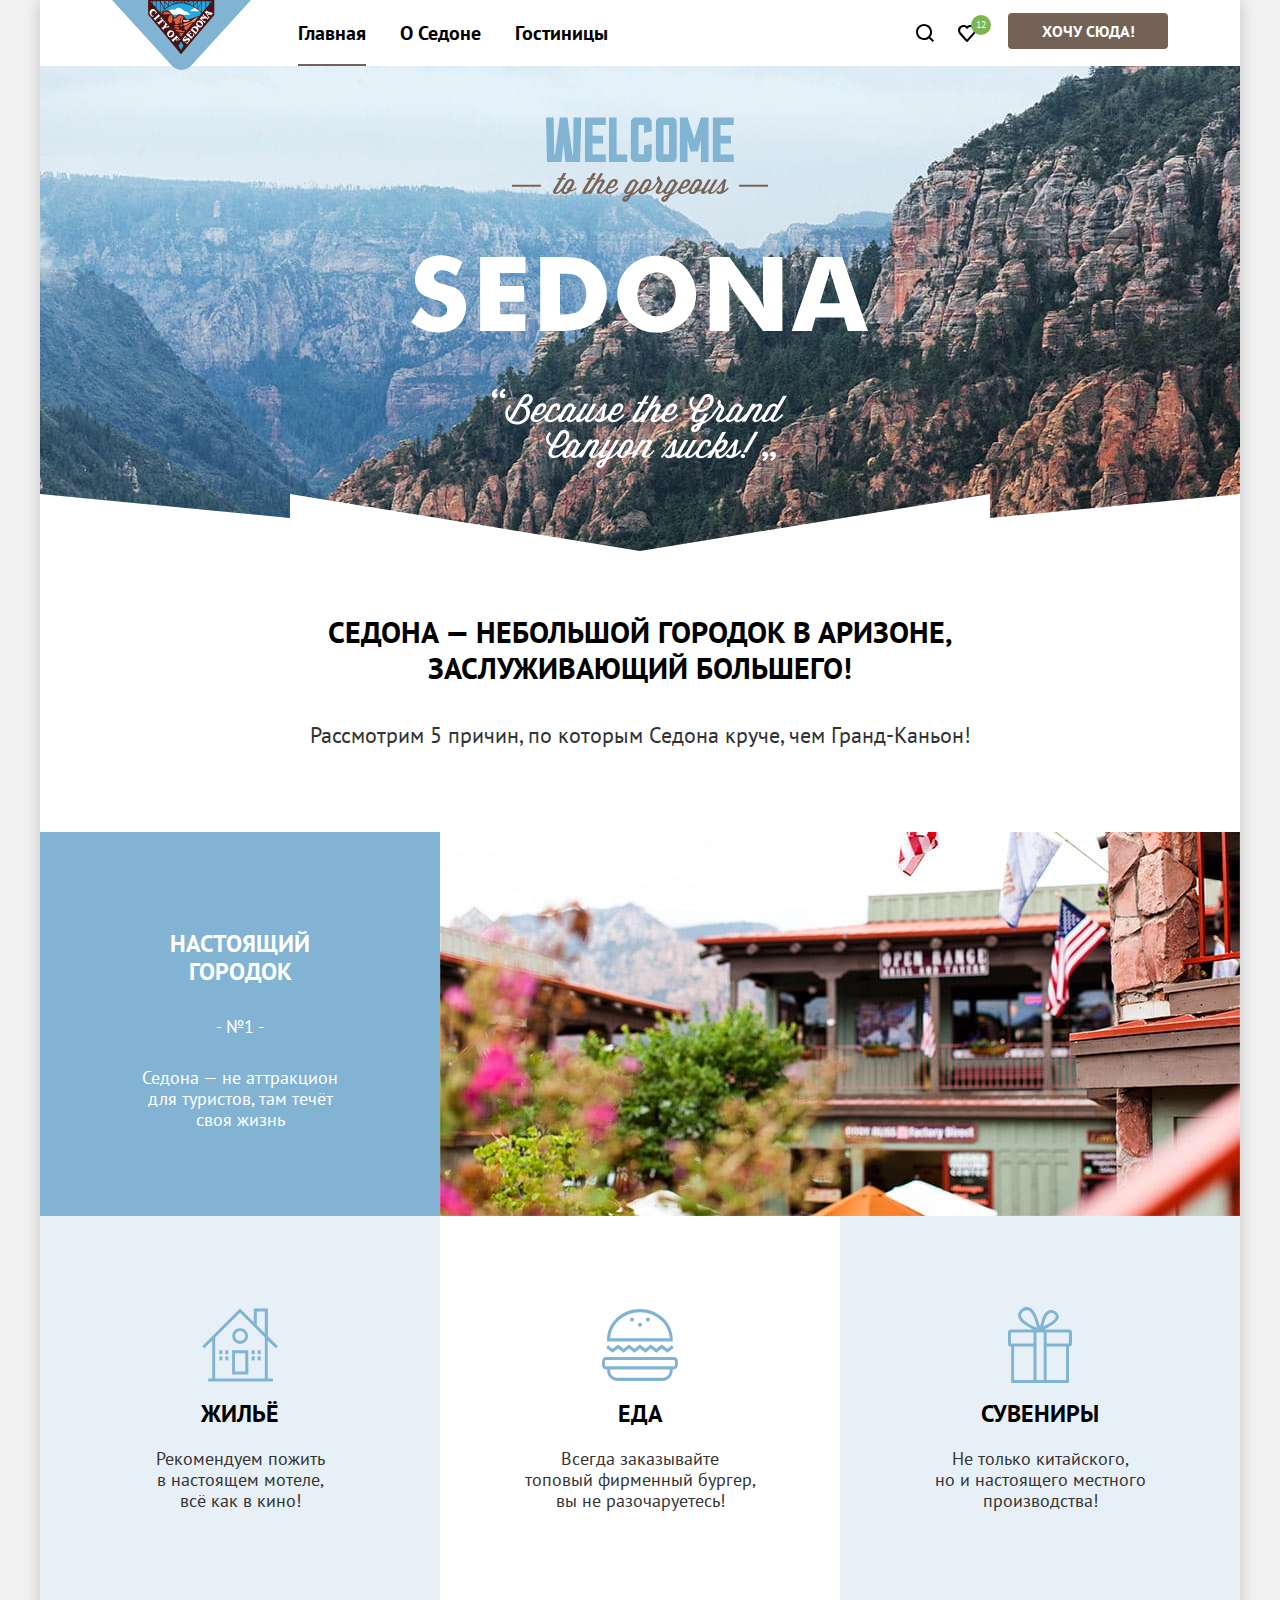
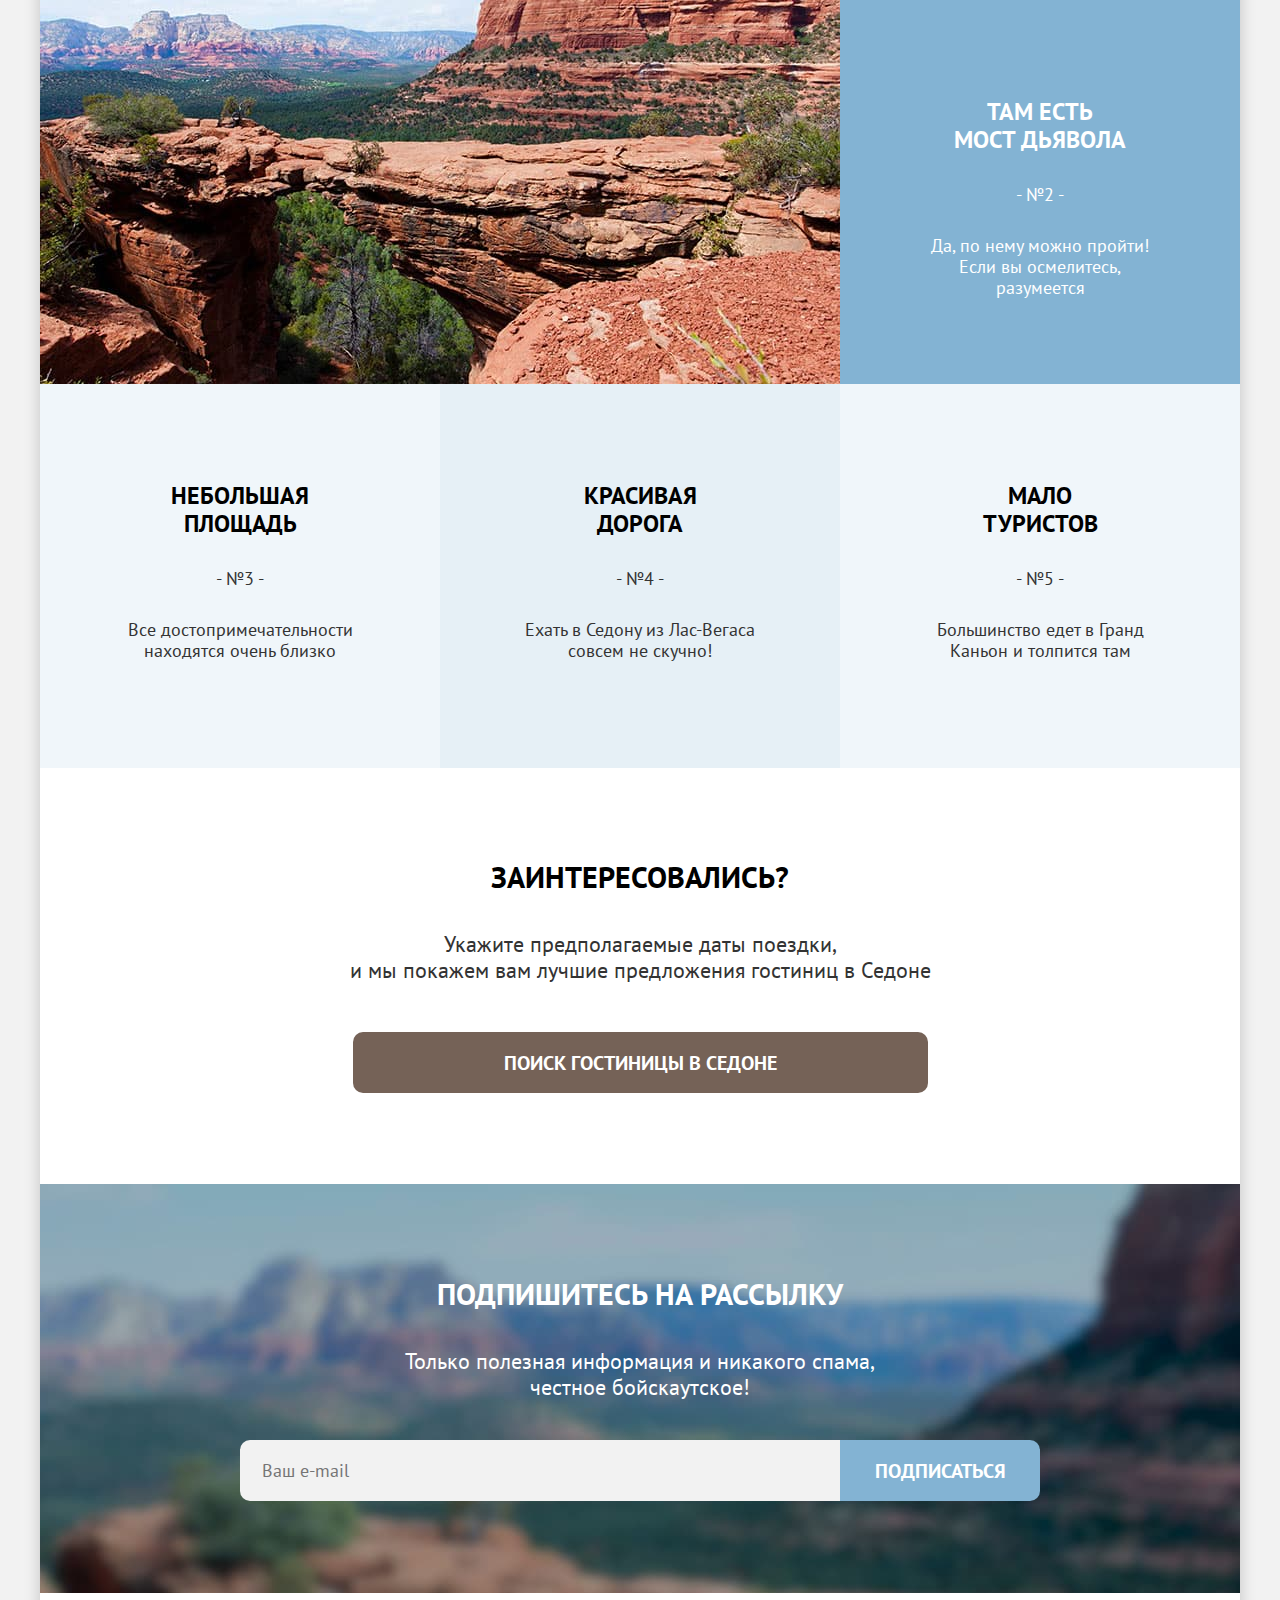
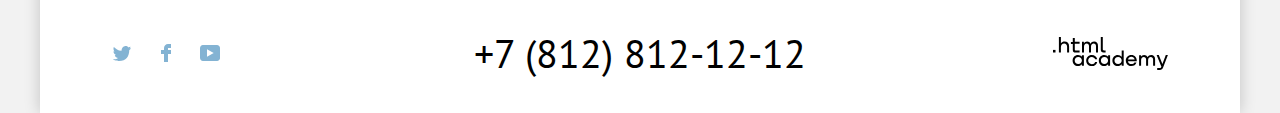
<file: index.html>
<!DOCTYPE html>
<html class="page" lang="ru">

<head>
  <meta charset="utf-8">
  <title>Седона — небольшой городок в Аризоне</title>
  <link rel="icon" type="image/png" sizes="32x32" href="favicon.ico">
  <link rel="stylesheet" href="css/styles.css">
</head>

<body>
  <header class="page-header">
    <nav class="page-navigation">
      <a class="logo">
        <img src="img/logo.svg" width="139" height="70" alt="Sedona">
      </a>

      <ul class="site-navigation">
        <li class="site-navigation-item site-menu-item-active">
          <a class="navigation-link" href="#">Главная</a>
        </li>
        <li class="site-navigation-item">
          <a class="navigation-link" href="#">О Седоне</a>
        </li>
        <li class="site-navigation-item">
          <a class="navigation-link" href="catalog.html">Гостиницы</a>
        </li>
      </ul>

      <ul class="user-navigation">
        <li class="user-navigation-item">
          <a class="icon-button" href="#">
            <span class="visually-hidden">Поиск</span>
            <svg width="19" height="19" viewBox="0 0 19 19" aria-hidden="true">
              <path d="M18.0511 16.6L14.3406 12.9C15.3434 11.6 16.0454 9.9 16.0454 8C16.0454 3.6 12.4352 0 8.02271 0C3.61022 0 0 3.7 0 8.1C0 12.5 3.61022 16.1 8.02271 16.1C9.82781 16.1 11.5326 15.5 12.9366 14.4L16.6471 18.1L18.0511 16.6ZM8.02271 14.1C4.71334 14.1 2.00568 11.4 2.00568 8.1C2.00568 4.8 4.71334 2.1 8.02271 2.1C11.3321 2.1 14.0397 4.8 14.0397 8.1C14.0397 11.4 11.3321 14.1 8.02271 14.1Z" />
            </svg>
          </a>
        </li>
        <li class="user-navigation-item">
          <a class="icon-button" href="#">
            <span class="visually-hidden">Избранное</span>
            <span class="icon-button-counter">12</span>
            <svg width="19" height="17" viewBox="0 0 19 17" aria-hidden="true">
              <path d="M8.92526 17C8.62441 17 8.32356 16.9 8.12299 16.6C2.70766 10.5 1.40397 9.1 1.10312 8.7C0.401135 7.8 0 6.6 0 5.4C0 2.4 2.40681 0 5.51561 0C6.8193 0 8.02271 0.5 9.02554 1.3C10.0284 0.5 11.3321 0 12.5355 0C15.544 0 18.0511 2.4 18.0511 5.4C18.0511 6.7 17.5497 7.9 16.7474 8.8L9.72753 16.7C9.52696 16.9 9.3264 17 8.92526 17ZM2.90823 7.5C3.20908 7.9 6.41816 11.5 9.02554 14.4L15.2431 7.4C15.7446 6.9 15.9451 6.2 15.9451 5.4C15.9451 3.6 14.4409 2.1 12.6358 2.1C11.6329 2.1 10.6301 2.6 9.9281 3.4C9.62725 3.7 9.3264 3.8 9.02554 3.8C8.72469 3.8 8.42384 3.6 8.22327 3.4C7.52129 2.6 6.51845 2.1 5.51561 2.1C3.7105 2.1 2.20624 3.6 2.20624 5.4C2.10596 6.3 2.5071 7 2.90823 7.5C2.80795 7.5 2.80795 7.5 2.90823 7.5Z" />
            </svg>
          </a>
        </li>
        <li class="user-navigation-item">
          <a class="button additional-menu-button" href="#">Хочу сюда!</a>
        </li>
      </ul>
    </nav>
  </header>

  <main class="page-main">

    <section class="main-promo">
      <h1 class="visually-hidden">Туристический город Седона</h1>
    </section>

    <section class="advantages">

      <header class="advantages-header">
        <h2 class="visually-hidden">Преимущества Седоны</h2>
        <p class="section-title">Седона — небольшой городок в Аризоне, заслуживающий большего!</p>
        <p class="section-description">Рассмотрим 5 причин, по которым Седона круче, чем Гранд-Каньон!</p>
      </header>

      <ol class="advantages-list">
        <li class="advantages-item advantages-item-large">
          <div class="advantages-description">
            <h3 class="advantages-title">Настоящий<br>городок</h3>
            <p class="advantages-text">Седона — не аттракцион<br>для туристов, там течёт<br>своя жизнь</p>
          </div>
          <img class="advantage-img" src="img/content/real-city.jpg" width="800" height="384" alt="Фото города Седона с заведенями">

          <ul class="advantages-list-inner">
            <li class="advantages-item-inner advantages-item-inner-house">
              <h4 class="advantages-title">Жильё</h4>
              <p class="advantages-text">Рекомендуем пожить<br>в настоящем мотеле,<br>всё как в кино!</p>
            </li>
            <li class="advantages-item-inner advantages-item-inner-food">
              <h4 class="advantages-title">Еда</h4>
              <p class="advantages-text">Всегда заказывайте<br>топовый фирменный бургер,<br>вы не разочаруетесь!</p>
            </li>
            <li class="advantages-item-inner advantages-item-inner-present">
              <h4 class="advantages-title">Сувениры</h4>
              <p class="advantages-text">Не только китайского,<br>но и настоящего местного<br>производства!</p>
            </li>
          </ul>
        </li>

        <li class="advantages-item advantages-item-large">
          <div class="advantages-description">
            <h3 class="advantages-title">Там есть<br>мост дьявола</h3>
            <p class="advantages-text">Да, по нему можно пройти!<br>Если вы осмелитесь,<br>разумеется</p>
          </div>
          <img class="advantage-img" src="img/content/devil-bridge.jpg" width="800" height="384" alt="Фото Моста дьявола: природного каменного моста между скалами">
        </li>

        <li class="advantages-item">
          <div class="advantages-description">
            <h3 class="advantages-title">Небольшая<br>площадь</h3>
            <p class="advantages-text">Все достопримечательности<br>находятся очень близко</p>
          </div>
        </li>

        <li class="advantages-item">
          <div class="advantages-description">
            <h3 class="advantages-title">Красивая<br>дорога</h3>
            <p class="advantages-text">Ехать в Седону из Лас-Вегаса<br>совсем не скучно!</p>
          </div>
        </li>

        <li class="advantages-item">
          <div class="advantages-description">
            <h3 class="advantages-title">Мало<br>туристов</h3>
            <p class="advantages-text">Большинство едет в Гранд<br>Каньон и толпится там</p>
          </div>
        </li>
      </ol>
    </section>

    <section class="search-hotel">
      <h2 class="visually-hidden">Поиск гостиниц</h2>

      <p class="section-title">Заинтересовались?</p>
      <p class="section-description">Укажите предполагаемые даты поездки,<br>и мы покажем вам лучшие предложения
        гостиниц в Седоне</p>

      <a class="button button-large search-button" href="#">Поиск гостиницы в Седоне</a>
    </section>

    <section class="subscribe subscribe-primary">
      <h2 class="section-title">Подпишитесь на рассылку</h2>
      <p class="section-description">Только полезная информация и никакого спама,<br>честное бойскаутское!</p>

      <form class="subscribe-form" action="https://echo.htmlacademy.ru/" method="post">
        <label class="subscribe-field field">
          <span class="visually-hidden">Ваш e-mail</span>
          <input class="field-input" type="email" name="email" placeholder="Ваш e-mail">
        </label>
        <button class="button light-button button-large subscribe-button" type="submit">Подписаться</button>
      </form>
    </section>
  </main>

  <footer class="page-footer">
      <ul class="footer-social-list">
        <li class="footer-social-item">
          <a class="social-link" href="https://twitter.com/htmlacademy_ru">
            <span class="visually-hidden">Twitter</span>
            <svg width="18" height="15" viewBox="0 0 18 15" aria-hidden="true">
              <path d="M11.6 0.200056C13.4 -0.299944 14.8 0.500056 15.4 1.40006C16.1 1.20006 16.8 0.900056 17.5 0.700056C17.5 1.60006 16.9 2.20006 16.6 2.50006C17.3 2.60006 18 1.90006 18 1.90006C17.8 2.90006 16.9 3.70006 16.3 3.90006C16.1 10.7001 13 15.1001 5.7 15.0001C5.1 15.0001 5.8 15.0001 5.2 15.0001C4.8 15.0001 0.8 14.5001 0 13.1001C2.4 13.3001 4.1 12.7001 5 11.9001C4 11.6001 2.1 11.5001 1.8 9.00006C2.2 9.10006 2.4 9.20006 3.1 9.10006C1.8 8.30006 0.4 7.50006 0.5 5.30006C0.8 5.60006 1.6 5.80006 1.9 5.80006C1.1 5.60006 -0.2 2.50006 0.9 0.900056C2.8 2.80006 4.9 4.50006 8.5 4.70006C8.7 2.30006 9.7 0.800056 11.6 0.200056Z" />
            </svg>
          </a>
        </li>
        <li class="footer-social-item">
          <a class="social-link" href="https://www.facebook.com/htmlacademy">
            <span class="visually-hidden">Facebook</span>
            <svg width="10" height="18" viewBox="0 0 10 18" aria-hidden="true">
              <path d="M7 0C4.8 0 3 1.8 3 4V6H0V10H3V18H7V10H10V6H7V4H10V0H7Z" />
            </svg>
          </a>
        </li>
        <li class="footer-social-item">
          <a class="social-link" href="https://www.youtube.com/c/HTMLAcademyRUS">
            <span class="visually-hidden">YouTube</span>
            <svg width="20" height="16" viewBox="0 0 20 16" aria-hidden="true">
              <path d="M17 0H2.9C1.2 0 0 1.5 0 3.2V12.7C0 14.5 1.2 16 2.9 16H17.2C18.7 16 20.1 14.5 20.1 12.8V3.2C19.9 1.5 18.7 0 17 0ZM7 11.8V4.2L13.7 8L7 11.8Z" />
            </svg>
          </a>
        </li>
      </ul>

      <a class="footer-phone" href="tel:+78128121212">+7 (812) 812-12-12</a>

      <a class="footer-developer" href="https://htmlacademy.ru/">
        <span class="visually-hidden">Разработано HTML Academy</span>
        <svg class="footer-developer-img" width="115" height="33" viewBox="0 0 115 33" aria-hidden="true">
          <path d="M0 12.9V15.5H2.5V12.9H0Z" />
          <path d="M11.6 4.5C10 4.5 8.8 5.2 8 6.2H7.9V0H5.9V15.5H7.9V10.2C7.9 8.1 9.2 6.6 11.2 6.6C13 6.6 14.1 8 14.1 9.8V15.5H16.1V9.4C16.2 6.4 14.3 4.5 11.6 4.5Z" />
          <path d="M26.6 4.8H21.8V1.1H19.8V4.9H17.9V6.9H19.8V12.9C19.8 14.6 20.8 15.6 22.5 15.6H26.6V13.6H22.9C22.2 13.6 21.8 13.2 21.8 12.5V6.8H26.6V4.8Z" />
          <path d="M41.1 4.6C39.5 4.6 38.2 5.4 37.6 6.7H37.5C36.9 5.5 35.7 4.6 34.1 4.6C32.7 4.6 31.6 5.4 31 6.4H30.9V4.8H29V15.4H31V10C31 8 32 6.5 33.6 6.5C35.1 6.5 36 7.5 36 9.1V15.4H38V9.8C38 7.4 39.4 6.5 40.6 6.5C42.1 6.5 43 7.5 43 9.1V15.4H45V8.9C45.1 6.4 43.6 4.6 41.1 4.6Z" />
          <path d="M47.8 12.7C47.8 14.4 48.8 15.4 50.6 15.4H52.6V13.4H50.9C50.2 13.4 49.8 13 49.8 12.3V0H47.8V12.7Z" />
          <path d="M28.9 19.7C28 18.6 26.7 17.9 25 17.9C21.9 17.9 19.6 20.2 19.6 23.5C19.6 26.8 21.9 29.1 25 29.1C26.8 29.1 28 28.3 28.8 27.2H28.9V28.8H30.9V18.2H28.9V19.7ZM25.3 27.1C23.1 27.1 21.7 25.5 21.7 23.5C21.7 21.5 23.1 19.9 25.3 19.9C27.5 19.9 28.9 21.5 28.9 23.5C28.9 25.4 27.5 27.1 25.3 27.1Z" />
          <path d="M44.2 22C43.7 19.6 41.6 17.9 38.8 17.9C35.4 17.9 33.2 20.4 33.2 23.5C33.2 26.6 35.4 29.1 38.8 29.1C41.6 29.1 43.7 27.3 44.2 24.9H42.1C41.7 26.2 40.4 27.2 38.8 27.2C36.6 27.2 35.2 25.6 35.2 23.6C35.2 21.6 36.6 20 38.8 20C40.4 20 41.6 21 42.1 22.2H44.2V22Z" />
          <path d="M55.1 19.7C54.2 18.6 52.9 17.9 51.2 17.9C48.1 17.9 45.8 20.2 45.8 23.5C45.8 26.8 48.1 29.1 51.2 29.1C53 29.1 54.2 28.3 55 27.2H55.1V28.8H57.1V18.2H55.1V19.7ZM51.5 27.1C49.3 27.1 47.9 25.5 47.9 23.5C47.9 21.5 49.3 19.9 51.5 19.9C53.7 19.9 55.1 21.5 55.1 23.5C55.1 25.4 53.6 27.1 51.5 27.1Z" />
          <path d="M68.7 19.8C67.8 18.7 66.5 17.9 64.8 17.9C61.7 17.9 59.4 20.2 59.4 23.5C59.4 26.8 61.6 29.1 64.8 29.1C66.5 29.1 67.8 28.3 68.6 27.3H68.7V28.8H70.7V13.4H68.7V19.8ZM65.1 27.1C62.9 27.1 61.5 25.5 61.5 23.5C61.5 21.5 62.9 19.9 65.1 19.9C67.3 19.9 68.7 21.5 68.7 23.5C68.6 25.5 67.2 27.1 65.1 27.1Z" />
          <path d="M78.3 17.9C75 17.9 72.8 20.4 72.8 23.5C72.8 26.5 74.9 29.1 78.3 29.1C80.8 29.1 82.8 27.8 83.5 25.5H81.4C80.9 26.5 79.8 27.1 78.4 27.1C76.5 27.1 75.1 25.8 75 24.2H83.8C84 20.6 81.8 17.9 78.3 17.9ZM78.3 19.8C80 19.8 81.3 20.8 81.6 22.4H75.1C75.4 20.9 76.6 19.8 78.3 19.8Z" />
          <path d="M98.2 17.9C96.6 17.9 95.3 18.7 94.6 19.9H94.5C93.9 18.7 92.7 17.9 91.1 17.9C89.7 17.9 88.6 18.6 88 19.7V18.2H86.1V28.8H88.1V23.4C88.1 21.4 89.1 20 90.7 19.9C92.2 19.9 93.1 20.9 93.1 22.5V28.8H95.1V23.2C95.1 20.8 96.5 19.9 97.7 19.9C99.2 19.9 100.1 20.9 100.1 22.5V28.8H102.1V22.3C102.2 19.7 100.7 17.9 98.2 17.9Z" />
          <path d="M109.4 27L105.8 18.1H103.6L108.4 29.7C108.1 30.6 107.7 30.9 106.7 30.9H104.2V32.9H106.7C108.5 32.9 109.5 32.1 110.2 30.3L114.9 18.1H112.8L109.4 27Z" />
        </svg>
      </a>
  </footer>
  <div class="modal modal-close">
    <div class="modal-container">
      <h2 class="modal-title">Поиск гостиницы в Седоне</h2>
      <button class="modal-close-button" type="button">
        <span class="visually-hidden">Закрыть</span>
      </button>
      <form class="search-form" action="https://echo.htmlacademy.ru/" method="post">

        <div class="search-form-date field-group">
          <label class="field-title" for="search-date-checkin">Дата заезда:</label>
          <input class="field-input" type="text" id="search-date-checkin" name="search-date-checkin" placeholder="Укажите дату" value="27 апреля 2020">
          <div class="field-message">
						<span class="form-message form-message-error">Мы не можем отправить вас в прошлое.</span>
					</div>
        </div>

        <div class="search-form-date field-group">
          <label class="field-title" for="search-date-checkout">Дата заезда:</label>
          <input class="field-input" type="text" id="search-date-checkout" name="search-date-checkout" placeholder="Укажите дату" value="1 сентября 2021">
					<div class="field-message">
						<span class="form-message">На эти даты есть свободные номера. Пока есть.</span>
					</div>
        </div>

        <div class="search-form-amount field-group">
          <label class="field-title" for="adults">Взрослые:</label>
          <div class="field-number number">
            <button class="number-button number-button-minus" type="button">
              <span class="visually-hidden">Уменьшить количество</span>
            </button>

            <input class="number-input field-input" type="number" name="adults-amount" id="adults" placeholder="0" value="2" min="1" step="1">

            <button class="number-button number-button-plus" type="button">
              <span class="visually-hidden">Увеличить количество</span>
            </button>
          </div>
        </div>

        <div class="search-form-amount field-group">
          <span class="field-title field-title-info">
            <label for="children">Дети:</label>
            <span class="field-info" id="children-info">
              <span class="field-info-text">
                Укажите количество детей, которые будут с вами, возраст которых от 6 до 18 лет. Дети до 6 лет размещаются бесплатно.
              </span>
            </span>
          </span>
          <div class="field-number number">
            <button class="number-button number-button-minus" type="button">
              <span class="visually-hidden">Уменьшить количество</span>
            </button>

            <input class="number-input field-input" type="number" name="children-amount" id="children" aria-describedby="children-info" placeholder="0" value="1" min="0" step="1">

            <button class="number-button number-button-plus" type="button">
              <span class="visually-hidden">Увеличить количество</span>
            </button>
          </div>
        </div>

        <button class="button light-button button-large search-form-button" type="submit">Найти</button>
      </form>
     </div>
    </div>
  </body>

</html>
</file>
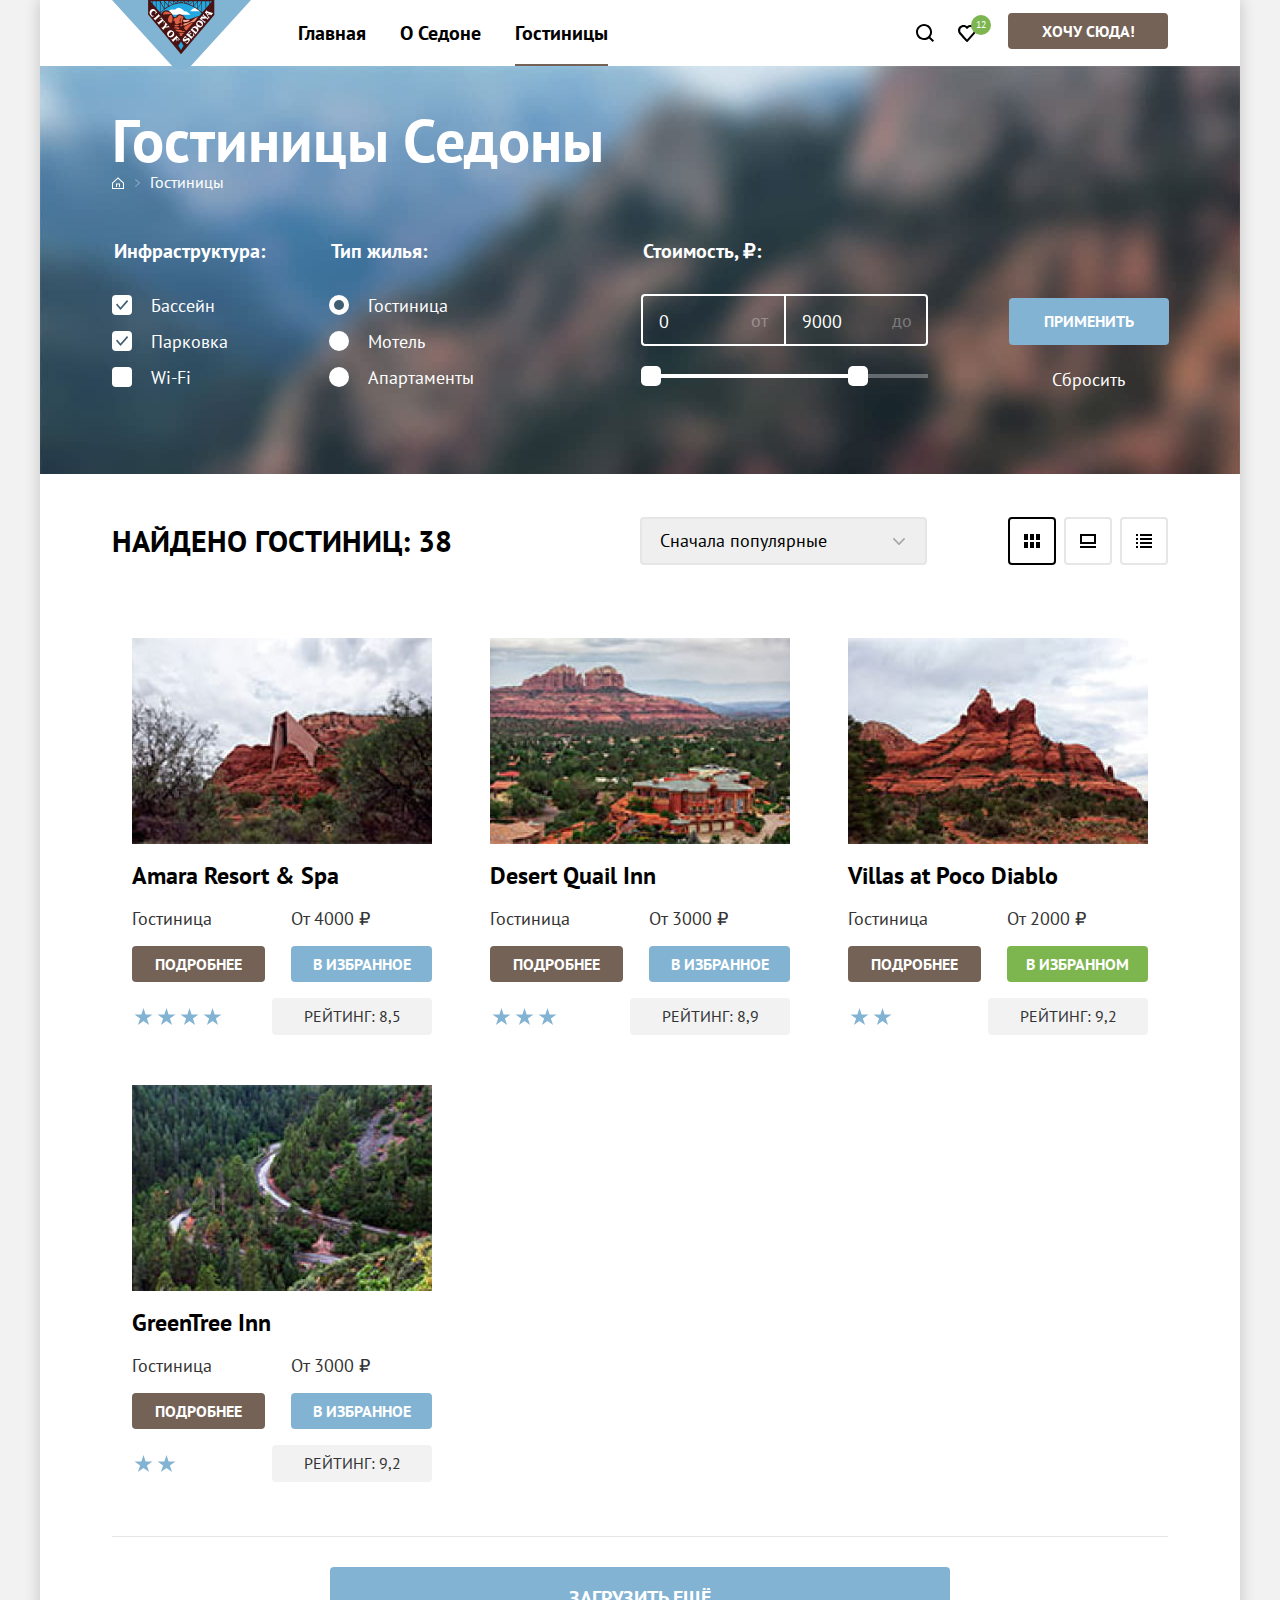
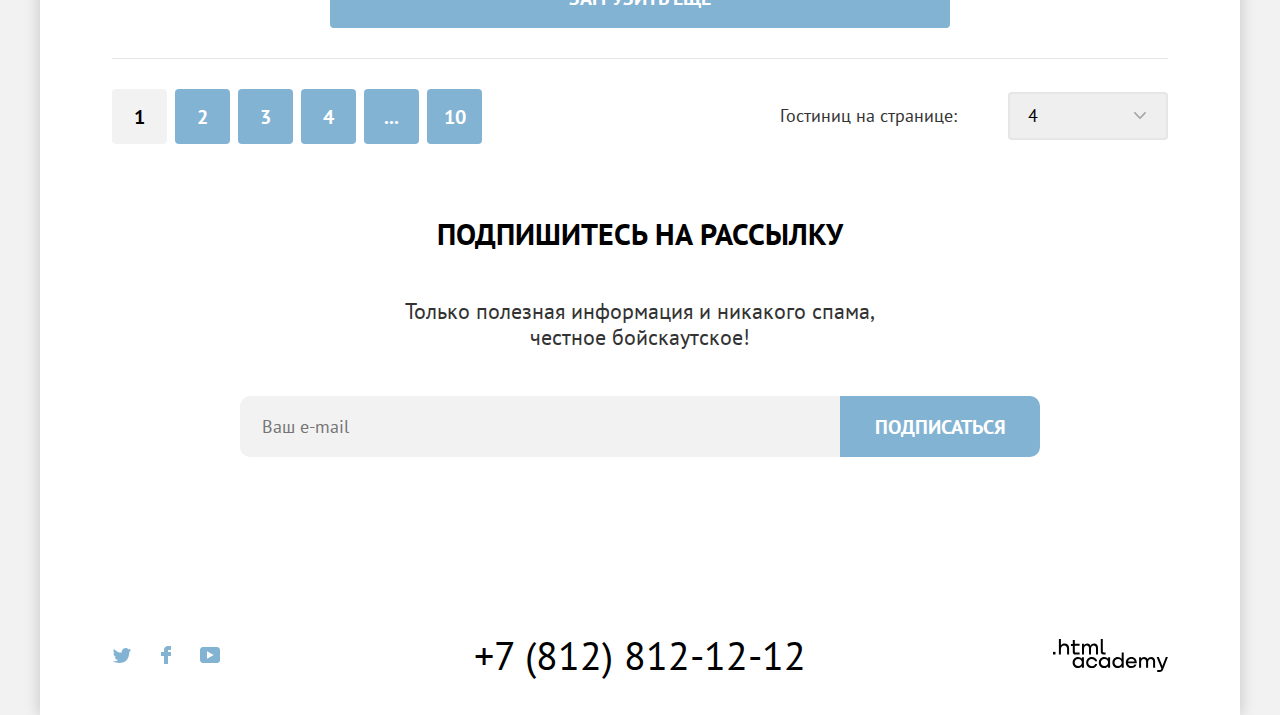
<file: catalog.html>
<!DOCTYPE html>
<html class="page" lang="ru">

<head>
  <meta charset="utf-8">
  <title>Гостиницы Седоны</title>
  <link rel="icon" type="image/png" sizes="32x32" href="favicon.ico">
  <link rel="stylesheet" href="css/styles.css">
</head>

<body>
  <header class="page-header">
    <nav class="page-navigation">
      <a class="logo" href="index.html">
        <img src="img/logo.svg" width="139" height="70" alt="Sedona">
      </a>

      <ul class="site-navigation">
        <li class="site-navigation-item">
          <a class="navigation-link" href="index.html">Главная</a>
        </li>
        <li class="site-navigation-item">
          <a class="navigation-link" href="#">О Седоне</a>
        </li>
        <li class="site-navigation-item site-menu-item-active">
          <a class="navigation-link" href="catalog.html">Гостиницы</a>
        </li>
      </ul>

      <ul class="user-navigation">
        <li class="user-navigation-item">
          <a class="icon-button" href="#">
            <span class="visually-hidden">Поиск</span>
            <svg width="19" height="19" viewBox="0 0 19 19" aria-hidden="true">
              <path d="M18.0511 16.6L14.3406 12.9C15.3434 11.6 16.0454 9.9 16.0454 8C16.0454 3.6 12.4352 0 8.02271 0C3.61022 0 0 3.7 0 8.1C0 12.5 3.61022 16.1 8.02271 16.1C9.82781 16.1 11.5326 15.5 12.9366 14.4L16.6471 18.1L18.0511 16.6ZM8.02271 14.1C4.71334 14.1 2.00568 11.4 2.00568 8.1C2.00568 4.8 4.71334 2.1 8.02271 2.1C11.3321 2.1 14.0397 4.8 14.0397 8.1C14.0397 11.4 11.3321 14.1 8.02271 14.1Z" />
            </svg>
          </a>
        </li>
        <li class="user-navigation-item">
          <a class="icon-button" href="#">
            <span class="visually-hidden">Избранное</span>
            <span class="icon-button-counter">12</span>
            <svg width="19" height="17" viewBox="0 0 19 17" aria-hidden="true">
              <path d="M8.92526 17C8.62441 17 8.32356 16.9 8.12299 16.6C2.70766 10.5 1.40397 9.1 1.10312 8.7C0.401135 7.8 0 6.6 0 5.4C0 2.4 2.40681 0 5.51561 0C6.8193 0 8.02271 0.5 9.02554 1.3C10.0284 0.5 11.3321 0 12.5355 0C15.544 0 18.0511 2.4 18.0511 5.4C18.0511 6.7 17.5497 7.9 16.7474 8.8L9.72753 16.7C9.52696 16.9 9.3264 17 8.92526 17ZM2.90823 7.5C3.20908 7.9 6.41816 11.5 9.02554 14.4L15.2431 7.4C15.7446 6.9 15.9451 6.2 15.9451 5.4C15.9451 3.6 14.4409 2.1 12.6358 2.1C11.6329 2.1 10.6301 2.6 9.9281 3.4C9.62725 3.7 9.3264 3.8 9.02554 3.8C8.72469 3.8 8.42384 3.6 8.22327 3.4C7.52129 2.6 6.51845 2.1 5.51561 2.1C3.7105 2.1 2.20624 3.6 2.20624 5.4C2.10596 6.3 2.5071 7 2.90823 7.5C2.80795 7.5 2.80795 7.5 2.90823 7.5Z" />
            </svg>
          </a>
        </li>
        <li class="user-navigation-item">
          <a class="button additional-menu-button" href="#">Хочу сюда!</a>
        </li>
      </ul>
    </nav>
  </header>

  <main class="page-main">
    <div class="main-header">
      <h1 class="page-main-heading">Гостиницы Седоны</h1>
      <ul class="breadcrumbs">
        <li class="breadcrumbs-item">
          <a class="breadcrumbs-link breadcrumbs-link-home" href="index.html">
            <span class="visually-hidden">Главная страница</span>
          </a>
        </li>
        <li class="breadcrumbs-item">
          <a class="breadcrumbs-link">Гостиницы</a>
        </li>
      </ul>

      <section class="filter">
        <h2 class="visually-hidden">Список гостиниц с фильтрами</h2>

        <form class="catalog-filter-form" action="https://echo.htmlacademy.ru/" method="get">

          <fieldset class="catalog-filter-fieldset">
            <legend class="catalog-filter-title">Инфраструктура:</legend>

            <ul class="catalog-filter-list">
              <li class="catalog-filter-item">
                <label class="control">
                  <input class="visually-hidden control-input" type="checkbox" name="infrastructure" value="pool" checked>
                  <span class="control-mark"></span>
                  <span class="control-label">Бассейн</span>
                </label>
              </li>
              <li class="catalog-filter-item">
                <label class="control">
                  <input class="visually-hidden control-input" type="checkbox" name="infrastructure" value="parking" checked>
                  <span class="control-mark"></span>
                  <span class="control-label">Парковка</span>
                </label>
              </li>
              <li class="catalog-filter-item">
                <label class="control">
                  <input class="visually-hidden control-input" type="checkbox" name="infrastructure" value="wi-fi">
                  <span class="control-mark"></span>
                  <span class="control-label">Wi-Fi</span>
                </label>
              </li>
            </ul>
          </fieldset>

          <fieldset class="catalog-filter-fieldset">
            <legend class="catalog-filter-title">Тип жилья:</legend>
            <ul class="catalog-filter-list">
              <li class="catalog-filter-item">
                <label class="control">
                  <input class="visually-hidden control-input" type="radio" name="apartment-type" value="hotel" checked>
                  <span class="control-mark"></span>
                  <span class="control-label">Гостиница</span>
                </label>
              </li>
              <li class="catalog-filter-item">
                <label class="control">
                  <input class="visually-hidden control-input" type="radio" name="apartment-type" value="motel">
                  <span class="control-mark"></span>
                  <span class="control-label">Мотель</span>
                </label>
              </li>
              <li class="catalog-filter-item">
                <label class="control">
                  <input class="visually-hidden control-input" type="radio" name="apartment-type" value="apartment">
                  <span class="control-mark"></span>
                  <span class="control-label">Апартаменты</span>
                </label>
              </li>
            </ul>
          </fieldset>

          <fieldset class="catalog-filter-fieldset catalog-filter-fieldset-price">
            <legend class="catalog-filter-title">Стоимость, ₽:</legend>

            <div class="range">
              <div class="range-fields">
                <label class="range-field">
                  <span class="range-title">от</span>
                  <input class="range-input" type="number" name="price-from" value="0" min="0" max="10000" step="100" placeholder="0">
                </label>

                <label class="range-field">
                  <span class="range-title">до</span>
                  <input class="range-input" type="number" name="price-to" value="9000" min="0" max="10000" step="100" placeholder="10000">
                </label>
              </div>

              <div class="range-slider slider">
                <div class="slider-bar" style="left: 0px; width: 227px">
                  <button class="range-toggle toggle-min" type="button">
                    <span class="visually-hidden">Изменить минимальную цену.</span>
                  </button>
                  <button class="range-toggle toggle-max" type="button">
                    <span class="visually-hidden">Изменить максимальную цену.</span>
                  </button>
                </div>
              </div>
            </div>
          </fieldset>

          <div class="filter-buttons">
            <button class="button light-button filter-button" type="submit">Применить</button>
            <button class="filter-reset" type="reset">Сбросить</button>
          </div>
        </form>
      </section>
    </div>

    <section class="catalog">
      <h2 class="visually-hidden">Результаты поиска</h2>

      <div class="catalog-sort">
        <p class="section-title catalog-title">Найдено гостиниц: <span class="search-result">38</span></p>

        <form class="sorting-type-form">
          <label class="visually-hidden" for="sorting">Сортировка</label>
          <select class="select-control select-control-sorting" id="sorting" name="sorting">
            <option value="popular">Сначала популярные</option>
            <option value="cheap">Сначала дешёвые</option>
            <option value="expensive">Сначала дорогие</option>
            <option value="expensive">Сначала комфортные</option>
          </select>
          <button class="visually-hidden" type="submit">Отсортировать</button>
        </form>

        <ul class="card-view-list">
          <li class="card-view-item card-view-item-active">
            <a class="card-view-link card-view-link-grid">
              <span class="visually-hidden">Показать сетку</span>
            </a>
          </li>
          <li class="card-view-item">
            <a class="card-view-link card-view-link-widescreen" href="">
              <span class="visually-hidden">Показать слайдами</span>
            </a>
          </li>
          <li class="card-view-item">
            <a class="card-view-link card-view-link-list" href="">
              <span class="visually-hidden">Показать список</span>
            </a>
          </li>
        </ul>
      </div>

      <h3 class="visually-hidden">Список гостиниц</h3>

      <ul class="catalog-list">
        <li class="catalog-card">
          <a class="catalog-card-link" href="#">
            <img class="catalog-card-image" width="300" height="206" src="img/content/hotel-1.jpg" alt="">
            <h4 class="catalog-card-title">Amara Resort & Spa</h4>
          </a>
          <p class="card-description">
            <span class="catalog-card-type">Гостиница</span>
            <span class="catalog-card-price">От 4000 ₽</span>
          </p>
          <a class="button btn-card-more" href="#">Подробнее</a>
          <a class="button btn-card-favorite light-button" href="#">В избранное</a>
          <p class="star star-four">
            <span class="visually-hidden">4 звезды</span>
          </p>
          <p class="card-raiting">Рейтинг: <span class="hotel-raiting-count">8,5</span></p>
        </li>

        <li class="catalog-card">
          <a class="catalog-card-link" href="#">
            <img class="catalog-card-image" src="img/content/hotel-2.jpg" width="300" height="206" alt="">
            <h4 class="catalog-card-title">Desert Quail Inn</h4>
          </a>
          <p class="card-description">
            <span class="catalog-card-type">Гостиница</span>
            <span class="catalog-card-price">От 3000 ₽</span>
          </p>
          <a class="button btn-card-more" href="#">Подробнее</a>
          <a class="button btn-card-favorite light-button" href="#">В избранное</a>
          <p class="star star-three">
            <span class="visually-hidden">3 звезды</span>
          </p>
          <p class="card-raiting">Рейтинг: <span class="hotel-raiting-count">8,9</span></p>
        </li>

        <li class="catalog-card">
          <a class="catalog-card-link" href="#">
            <img class="catalog-card-image" src="img/content/hotel-3.jpg" width="300" height="206" alt="">
            <h4 class="catalog-card-title">Villas at Poco Diablo</h4>
          </a>
          <p class="card-description">
            <span class="catalog-card-type">Гостиница</span>
            <span class="catalog-card-price">От 2000 ₽</span>
          </p>
          <a class="button btn-card-more" href="#">Подробнее</a>
          <a class="button btn-card-favorite light-button btn-card-favorite-active" href="#">В избранном</a>
          <p class="star star-two">
            <span class="visually-hidden">2 звезды</span>
          </p>
          <p class="card-raiting">Рейтинг: <span class="hotel-raiting-count">9,2</span></p>
        </li>

        <li class="catalog-card">
          <a class="catalog-card-link" href="#">
            <img class="catalog-card-image" src="img/content/hotel-4.jpg" width="300" height="206" alt="">
            <h4 class="catalog-card-title">GreenTree Inn</h4>
          </a>
          <p class="card-description">
            <span class="catalog-card-type">Гостиница</span>
            <span class="catalog-card-price">От 3000 ₽</span>
          </p>
          <a class="button btn-card-more" href="#">Подробнее</a>
          <a class="button btn-card-favorite light-button" href="#">В избранное</a>
          <p class="star star-two">
            <span class="visually-hidden">2 звезды</span>
          </p>
          <p class="card-raiting">Рейтинг: <span class="hotel-raiting-count">9,2</span></p>
        </li>
      </ul>
      <div class="pagination">
        <button class="pagination-button button button-large light-button" type="button">Загрузить ещё</button>

        <div class="pagination-nav">
          <h3 class="visually-hidden">Список страниц</h3>
          <ul class="pagination-list">
            <li class="pagination-item pagination-item-active">
              <a class="pagination-link">1</a>
            </li>
            <li class="pagination-item">
              <a class="pagination-link" href="#">2</a>
            </li>
            <li class="pagination-item">
              <a class="pagination-link" href="#">3</a>
            </li>
            <li class="pagination-item">
              <a class="pagination-link" href="#">4</a>
            </li>
            <li class="pagination-item">
              <a class="pagination-link" href="#">...</a>
            </li>
            <li class="pagination-item">
              <a class="pagination-link" href="#">10</a>
            </li>
          </ul>

          <form class="hotels-on-page">
            <label for="count-of-hotels">Гостиниц на странице:</label>
            <select class="select-control select-control-count" id="count-of-hotels" name="count-of-hotels">
              <option value="4" selected>4</option>
              <option value="6">6</option>
              <option value="9">9</option>
              <option value="12">12</option>
            </select>
            <button class="visually-hidden" type="submit">Показать</button>
          </form>
        </div>
      </div>

    </section>

    <section class="subscribe subscribe-inner">
      <h2 class="section-title">Подпишитесь на рассылку</h2>
      <p class="section-description">Только полезная информация и никакого спама,<br>честное бойскаутское!</p>

      <form class="subscribe-form" action="https://echo.htmlacademy.ru/" method="post">
        <label class="subscribe-field field">
          <span class="visually-hidden">Ваш e-mail</span>
          <input class="field-input" type="email" name="email" placeholder="Ваш e-mail">
        </label>
        <button class="button button-large subscribe-button light-button" type="submit">Подписаться</button>
      </form>
    </section>
  </main>

  <footer class="page-footer">
    <ul class="footer-social-list">
      <li class="footer-social-item">
        <a class="social-link" href="https://twitter.com/htmlacademy_ru">
          <span class="visually-hidden">Twitter</span>
          <svg width="18" height="15" viewBox="0 0 18 15" aria-hidden="true">
            <path d="M11.6 0.200056C13.4 -0.299944 14.8 0.500056 15.4 1.40006C16.1 1.20006 16.8 0.900056 17.5 0.700056C17.5 1.60006 16.9 2.20006 16.6 2.50006C17.3 2.60006 18 1.90006 18 1.90006C17.8 2.90006 16.9 3.70006 16.3 3.90006C16.1 10.7001 13 15.1001 5.7 15.0001C5.1 15.0001 5.8 15.0001 5.2 15.0001C4.8 15.0001 0.8 14.5001 0 13.1001C2.4 13.3001 4.1 12.7001 5 11.9001C4 11.6001 2.1 11.5001 1.8 9.00006C2.2 9.10006 2.4 9.20006 3.1 9.10006C1.8 8.30006 0.4 7.50006 0.5 5.30006C0.8 5.60006 1.6 5.80006 1.9 5.80006C1.1 5.60006 -0.2 2.50006 0.9 0.900056C2.8 2.80006 4.9 4.50006 8.5 4.70006C8.7 2.30006 9.7 0.800056 11.6 0.200056Z" />
          </svg>
        </a>
      </li>
      <li class="footer-social-item">
        <a class="social-link" href="https://www.facebook.com/htmlacademy">
          <span class="visually-hidden">Facebook</span>
          <svg width="10" height="18" viewBox="0 0 10 18" aria-hidden="true">
            <path d="M7 0C4.8 0 3 1.8 3 4V6H0V10H3V18H7V10H10V6H7V4H10V0H7Z" />
          </svg>
        </a>
      </li>
      <li class="footer-social-item">
        <a class="social-link" href="https://www.youtube.com/c/HTMLAcademyRUS">
          <span class="visually-hidden">YouTube</span>
          <svg width="20" height="16" viewBox="0 0 20 16" aria-hidden="true">
            <path d="M17 0H2.9C1.2 0 0 1.5 0 3.2V12.7C0 14.5 1.2 16 2.9 16H17.2C18.7 16 20.1 14.5 20.1 12.8V3.2C19.9 1.5 18.7 0 17 0ZM7 11.8V4.2L13.7 8L7 11.8Z" />
          </svg>
        </a>
      </li>
    </ul>

    <a class="footer-phone" href="tel:+78128121212">+7 (812) 812-12-12</a>

    <a class="footer-developer" href="https://htmlacademy.ru/">
      <span class="visually-hidden">Разработано HTML Academy</span>
      <svg class="footer-developer-img" width="115" height="33" viewBox="0 0 115 33" aria-hidden="true">
        <path d="M0 12.9V15.5H2.5V12.9H0Z" />
        <path d="M11.6 4.5C10 4.5 8.8 5.2 8 6.2H7.9V0H5.9V15.5H7.9V10.2C7.9 8.1 9.2 6.6 11.2 6.6C13 6.6 14.1 8 14.1 9.8V15.5H16.1V9.4C16.2 6.4 14.3 4.5 11.6 4.5Z" />
        <path d="M26.6 4.8H21.8V1.1H19.8V4.9H17.9V6.9H19.8V12.9C19.8 14.6 20.8 15.6 22.5 15.6H26.6V13.6H22.9C22.2 13.6 21.8 13.2 21.8 12.5V6.8H26.6V4.8Z" />
        <path d="M41.1 4.6C39.5 4.6 38.2 5.4 37.6 6.7H37.5C36.9 5.5 35.7 4.6 34.1 4.6C32.7 4.6 31.6 5.4 31 6.4H30.9V4.8H29V15.4H31V10C31 8 32 6.5 33.6 6.5C35.1 6.5 36 7.5 36 9.1V15.4H38V9.8C38 7.4 39.4 6.5 40.6 6.5C42.1 6.5 43 7.5 43 9.1V15.4H45V8.9C45.1 6.4 43.6 4.6 41.1 4.6Z" />
        <path d="M47.8 12.7C47.8 14.4 48.8 15.4 50.6 15.4H52.6V13.4H50.9C50.2 13.4 49.8 13 49.8 12.3V0H47.8V12.7Z" />
        <path d="M28.9 19.7C28 18.6 26.7 17.9 25 17.9C21.9 17.9 19.6 20.2 19.6 23.5C19.6 26.8 21.9 29.1 25 29.1C26.8 29.1 28 28.3 28.8 27.2H28.9V28.8H30.9V18.2H28.9V19.7ZM25.3 27.1C23.1 27.1 21.7 25.5 21.7 23.5C21.7 21.5 23.1 19.9 25.3 19.9C27.5 19.9 28.9 21.5 28.9 23.5C28.9 25.4 27.5 27.1 25.3 27.1Z" />
        <path d="M44.2 22C43.7 19.6 41.6 17.9 38.8 17.9C35.4 17.9 33.2 20.4 33.2 23.5C33.2 26.6 35.4 29.1 38.8 29.1C41.6 29.1 43.7 27.3 44.2 24.9H42.1C41.7 26.2 40.4 27.2 38.8 27.2C36.6 27.2 35.2 25.6 35.2 23.6C35.2 21.6 36.6 20 38.8 20C40.4 20 41.6 21 42.1 22.2H44.2V22Z" />
        <path d="M55.1 19.7C54.2 18.6 52.9 17.9 51.2 17.9C48.1 17.9 45.8 20.2 45.8 23.5C45.8 26.8 48.1 29.1 51.2 29.1C53 29.1 54.2 28.3 55 27.2H55.1V28.8H57.1V18.2H55.1V19.7ZM51.5 27.1C49.3 27.1 47.9 25.5 47.9 23.5C47.9 21.5 49.3 19.9 51.5 19.9C53.7 19.9 55.1 21.5 55.1 23.5C55.1 25.4 53.6 27.1 51.5 27.1Z" />
        <path d="M68.7 19.8C67.8 18.7 66.5 17.9 64.8 17.9C61.7 17.9 59.4 20.2 59.4 23.5C59.4 26.8 61.6 29.1 64.8 29.1C66.5 29.1 67.8 28.3 68.6 27.3H68.7V28.8H70.7V13.4H68.7V19.8ZM65.1 27.1C62.9 27.1 61.5 25.5 61.5 23.5C61.5 21.5 62.9 19.9 65.1 19.9C67.3 19.9 68.7 21.5 68.7 23.5C68.6 25.5 67.2 27.1 65.1 27.1Z" />
        <path d="M78.3 17.9C75 17.9 72.8 20.4 72.8 23.5C72.8 26.5 74.9 29.1 78.3 29.1C80.8 29.1 82.8 27.8 83.5 25.5H81.4C80.9 26.5 79.8 27.1 78.4 27.1C76.5 27.1 75.1 25.8 75 24.2H83.8C84 20.6 81.8 17.9 78.3 17.9ZM78.3 19.8C80 19.8 81.3 20.8 81.6 22.4H75.1C75.4 20.9 76.6 19.8 78.3 19.8Z" />
        <path d="M98.2 17.9C96.6 17.9 95.3 18.7 94.6 19.9H94.5C93.9 18.7 92.7 17.9 91.1 17.9C89.7 17.9 88.6 18.6 88 19.7V18.2H86.1V28.8H88.1V23.4C88.1 21.4 89.1 20 90.7 19.9C92.2 19.9 93.1 20.9 93.1 22.5V28.8H95.1V23.2C95.1 20.8 96.5 19.9 97.7 19.9C99.2 19.9 100.1 20.9 100.1 22.5V28.8H102.1V22.3C102.2 19.7 100.7 17.9 98.2 17.9Z" />
        <path d="M109.4 27L105.8 18.1H103.6L108.4 29.7C108.1 30.6 107.7 30.9 106.7 30.9H104.2V32.9H106.7C108.5 32.9 109.5 32.1 110.2 30.3L114.9 18.1H112.8L109.4 27Z" />
      </svg>
    </a>
</footer>
</body>

</html>
</file>
<file: css/styles.css>
@font-face {
  font-family: "PT Sans";
  font-style: normal;
  font-weight: 400;
  src: url("../fonts/ptsans-400.woff2") format("woff2");
  font-display: swap;
}

@font-face {
  font-family: "PT Sans";
  font-style: normal;
  font-weight: 700;
  src: url("../fonts/ptsans-700.woff2") format("woff2");
  font-display: swap;
}

/* Common */

*,
*::before,
*::after {
  box-sizing: border-box;
}

img {
  max-width: 100%;
  height: auto;
}

.page {
  height: 100%;

  font-family: "PT Sans", sans-serif;
  font-size: 18px;
  color: #333333;

  background-color: #F2F2F2;
}

body {
  display: flex;
  flex-direction: column;

  width: 1200px;
  min-height: 100%;

  margin: 0 auto;

  background-color: #ffffff;
  box-shadow: 0 0 15px rgba(0, 0, 0, 0.2);
}

.page-main {
  flex-grow: 1;
}

.visually-hidden {
  position: absolute;

  width: 1px;
  height: 1px;
  margin: -1px;
  padding: 0;

  border: 0;
  clip: rect(0 0 0 0);
  overflow: hidden;
}

/* header */

.page-navigation {
  display: grid;
  grid-template-columns: max-content 1fr max-content ;
  gap: 30px;
  min-height: 65px;

  padding: 0 72px;
}

.logo {
  position: relative;
  display: block;
  z-index: 1;

  margin-bottom: -5px;
}

.logo img {
  display: block;
}

.site-navigation {
  display: flex;
  flex-wrap: wrap;

  margin: 0;
  padding: 0;
  list-style-type: none;

  font-size: 20px;
  line-height: 26px;
  font-weight: 700;
}

.navigation-link {
  display: block;

  padding: 20px 17px;

  text-decoration: none;
  color: #000000;
}

.navigation-link:hover {
  color: #756257;
}

.navigation-link:active {
  color: rgba(117, 98, 87, 0.3);
}

.site-menu-item-active {
  position: relative;
}

.site-menu-item-active::after {
  position: absolute;
  content: "";
  height: 2px;

  bottom: 0;
  left: 17px;
  right: 17px;

  background-color: #756257;
}

.user-navigation {
  display: flex;
  flex-wrap: wrap;
  align-items: center;
  justify-content: flex-end;

  max-width: 330px;

  margin: 0;
  padding: 0;
  list-style-type: none;
}

.icon-button {
  position: relative;
  display: flex;
  justify-content: center;
  align-items: center;
  width: 42px;
  height: 42px;
}

.icon-button:hover {
  fill: #756257;
}

.icon-button:active {
  fill: rgba(117, 98, 87, 0.3);
}

.icon-button-counter {
  position: absolute;
  min-width: 20px;
  min-height: 20px;
  padding: 3px 0;
  right: -3px;
  top: 3px;

  font-size: 10px;
  line-height: 13px;
  text-align: center;
  color: #FFFFFF;

  background-color: #7DB550;
  border-radius: 50%;
}

.icon-button:active .icon-button-counter {
  color: rgba(255, 255, 255, 0.3);
}

.additional-menu-button {
  min-width: 160px;
  margin-left: 20px;
	margin-bottom: 5px;
}

/* footer */

.page-footer {
  display: grid;
  grid-template-columns: 1fr max-content 1fr;
  align-items: center;
  gap: 30px;
  padding: 25px 62px;
}

.footer-social-list {
  display: flex;
  flex-wrap: wrap;
  margin: 0;
  margin-right: -2px;
  margin-left: -2px;
  padding: 0;
  list-style: none;
}

.footer-social-item {
  margin: 2px;
}

.social-link {
  display: flex;
  justify-content: center;
  align-items: center;
  width: 40px;
  height: 40px;

  fill: #83B3D3;
  border-radius: 10px;
}

.social-link:hover {
  fill: #68A2CA;
}

.social-link:active {
  fill: #68A2CA;
  opacity: 0.3;
}

.social-link:focus {
  fill: #68A2CA;
  outline: 3px solid #83b3d3;
  outline-offset: -3px;
}

.footer-phone {
  max-width: 720px;
  padding: 15px;

  font-size: 40px;
  line-height: 40px;
  text-decoration: none;
  color: #000000;
  text-align: center;

  border-radius: 10px;
}

.footer-phone:hover {
  color: #756257;
}

.footer-phone:active {
  color: #756257;
  opacity: 0.3;
}

.footer-phone:focus {
  color: #756257;
  outline: 3px solid #83b3d3;
  outline-offset: -3px;
}

.footer-developer {
  display: block;
  justify-self: end;
  padding: 16px 22px;
  margin-right: -12px;

  border-radius: 10px;
}

.footer-developer:hover {
  fill: #756257;
}

.footer-developer:active {
  fill: #756257;
  opacity: 0.3;
}

.footer-developer:focus {
  fill: #756257;
  outline: 3px solid #68a2ca;
  outline-offset: -3px;
}

.footer-developer-img {
  display: block;
}

/* main */

.main-promo {
  min-height: 485px;
  color: #ffffff;
  background-color: #756257;
  background-image:
    url("../img/welcome.svg"),
    url("../img/background/divider.svg"),
    url("../img/background/hero-bg.jpg");
  background-position:
    left 50% top 51px,
    50% 100%,
    50% 50%;
  background-size:
    auto auto,
    100% auto,
    cover;
  background-repeat: no-repeat;
}

.main-header {
  min-height: 408px;
  padding: 35px 72px 80px;

  color: #ffffff;

  background-color: #83B3D3;
  background-image: url("../img/background/catalog-filter-bg.jpg");
  background-repeat: no-repeat;
  background-size: cover;
}

.promo-welcome {
  display: block;
  width: 458px;
  margin: 0 auto;
}

.page-main-heading {
  margin: 0;

  font-size: 60px;
  line-height: 78px;
}

/* section */

.section-title {
  margin: 0;
  margin-bottom: 36px;

  font-weight: 700;
  font-size: 30px;
  line-height: 36px;
  text-transform: uppercase;
  color: #000000;
}

.section-description {
  margin: 0;

  font-size: 22px;
  line-height: 26px;
}

/* button */

.button {
  display: inline-block;
  padding: 8px 15px;

  font-family: inherit;
  font-weight: 700;
  font-size: 16px;
  text-align: center;
  text-transform: uppercase;
  color: #FFFFFF;
  text-decoration: none;

  background-color: #756257;
  border-radius: 4px;
  border: none;
}

.light-button {
  background-color: #83B3D3;
}

.btn-card-favorite-active {
  background-color: #7DB54F;
}

.button:hover {
  background-color: #615048;
}

.button:active {
  background-color: #615048;
  color: rgba(255, 255, 255, 0.3);
}

.button:focus:not(:active) {
  background-color: #615048;
  outline: 3px solid #83b3d3;
  outline-offset: 0px;
}

.light-button:hover {
  background-color: #68A2CA;
}

.light-button:active {
  background-color: #68A2CA;
  color: rgba(255, 255, 255, 0.3);
}

.light-button:focus:not(:active) {
  background-color: #68A2CA;
  outline: 3px solid #756257;
}

.btn-card-favorite-active:hover {
  background-color: #6C9E42;
}

.btn-card-favorite-active:active {
  color: rgba(255, 255, 255, 0.3);
}

.btn-card-favorite-active:focus:not(:active) {
  background-color: #6C9E42;
  outline: 3px solid #756257;
}

.button-large {
  font-size: 20px;
  padding: 18px 16px 17px;
  border-radius: 10px;
}

/* Forms */
.field {
  display: flex;
}

.field-input {
  width: 100%;
  padding: 8px 20px;

  font-family: inherit;
  font-size: 18px;

  border: 2px solid transparent;
  border-radius: 4px;
  background-color: #f2f2f2;
}

.field-input:hover {
  background-color: #E6E6E6;
}

.field-input:focus {
  background-color: #E6E6E6;
  outline: 3px solid #83B3D3;
}

.field-input-error {
  background-color: #FFFFFF;
  outline: 2px solid #FF5757;
}

.hotels-on-page {
	display: flex;
	flex-wrap: wrap;
	align-items: center;
	max-width: 420px;
	margin-top: -10px;
}

.hotels-on-page label {
  max-width: 200px;
  margin-right: 51px;

  font-family: inherit;
}

/* Select */

.select-control {
  padding: 10px 40px 11px 18px;

  font-family: inherit;
  font-size: 18px;
  line-height: 23px;

  border: 2px solid #E6E6E6;
  border-radius: 4px;
  appearance: none;
}

.select-control:not([multiple]){
  background-repeat: no-repeat;
  background-position: top 50% right 20px;
  background-size: 12px 7px;
  background-image: url("../img/icons/chevron-down.svg");
}

.select-control-sorting {
  width: 287px;
}

.select-control-count {
  width: 160px;
}

.select-control:hover {
  border: 2px solid #83B3D3;
}

.select-control:active {
  border: 2px solid #E6E6E6;
  opacity: 0.3;
}

.select-control:focus {
  border: 2px solid #83B3D3;
  outline: none;
}

/* Range */

.range {
  display: grid;
  grid-template-columns: 1fr 2px 1fr;
}

.range-fields {
  grid-column: 1 / -1;
  display: grid;
  grid-template-columns: 1fr 2px 1fr;
}

.range-fields::before {
  width: 2px;
  background-color: #ffffff;
  content: "";
}

.range-field:first-child {
  order: -1;
  grid-column: 1/ 2;
  display: grid;
  grid-template-columns: 1fr 45px;
}

.range-field:nth-child(2) {
  grid-column: -2 / -1;
  display: grid;
  grid-template-columns: 1fr 45px;
}

.range-input {
  width: 100%;
  grid-column: 1 / -1;
  grid-row: 1 / 2;

  padding: 14px 16px 11px;

  font-family: inherit;
  font-size: 18px;
  font-weight: 400;
  color: #ffffff;

  background-color: transparent;
  border: 2px solid #FFFFFF;
  border-radius: 4px;

  appearance: textfield;
}

.range-input::-webkit-outer-spin-button,
.range-input::-webkit-inner-spin-button {
  appearance: none;
  margin: 0;
}

.range-field:first-child .range-input {
  border-top-right-radius: 0;
  border-bottom-right-radius: 0;
  border-right: none;
}

.range-field:nth-child(2) .range-input {
  border-top-left-radius: 0;
  border-bottom-left-radius: 0;
  border-left: none;
}

.range-title {
  grid-column: -2 / -1;
  grid-row: 1 / 2;
  align-self: center;
  justify-self: end;
  padding-right: 16px;

  opacity: 0.3;
}

.range-fields:hover::before {
  opacity: 0.6;
}

.range-fields:focus-within::before {
  opacity: 1;
}

.range-field:first-child:hover .range-input:not(:focus) {
  border-color: rgba(255, 255, 255, 0.6);
}

.range-field:nth-child(2):hover .range-input:not(:focus) {
  border-color: rgba(255, 255, 255, 0.6);
}

.range-input:focus {
  outline: 3px solid #83b3d3;
  border-color: #ffffff;
  box-shadow: inset 0 0 0 3px #83b3d3;
}

.range-input:not(:placeholder-shown):focus {
  background-color: #756257;
  border-color: #ffffff;
  box-shadow: none;
  outline: none;
}

.range-slider {
  position: relative;
  grid-column: 1 / -1;

  height: 4px;
  margin-top: 28px;

  background-color: rgba(255, 255, 255, 0.3);
}

.slider-bar {
  position: absolute;

  height: 4px;

  background-color: #FFFFFF;
}

.range-toggle {
  position: absolute;

  width: 20px;
  height: 20px;

  border-radius: 5px;
  border: none;
  background-color: #FFFFFF;
}

.range-toggle:hover {
  box-shadow: 0px 4px 10px rgba(0, 0, 0, 0.25);
}

.range-toggle:focus {
  outline: 3px solid #83B3D3;
  box-shadow: 0px 4px 10px rgba(0, 0, 0, 0.25);
}

.range-toggle:active {
  outline: 2px solid #83B3D3;
  box-shadow: 0 7px 15px rgba(0, 0, 0, 0.4);
}

.toggle-min {
  top: -8px;
  left: 0px;
}

.toggle-max {
  top: -8px;
  right: 0px;
}

/* breadcrumps */

.breadcrumbs {
  display: flex;
  flex-wrap: wrap;
  align-items: center;

  margin: 0;
  padding: 0;
  margin-top: -10px;
  margin-bottom: 42px;
  list-style-type: none;

  font-size: 16px;
  line-height: 21px;
}

.breadcrumbs-link {
  padding: 3px 8px;

  color: #ffffff;
  text-decoration: none;

  border-radius: 4px;
}

.breadcrumbs-link-home {
  display: block;

  width: 28px;
  height: 27px;
  margin-left: -8px;

  background-position: 50% 50%;
  background-repeat: no-repeat;
  background-image: url("../img/icons/home.svg");
}

.breadcrumbs-item + .breadcrumbs-item {
  position: relative;

  margin-left: 10px;
}

.breadcrumbs-item + .breadcrumbs-item::before {
  position: absolute;
  content: "";
  left: -10px;
  width: 10px;
  height: 21px;

  background-position: 50% 50%;
  background-repeat: no-repeat;
  background-image: url("../img/icons/chevron-right.svg");
  opacity: 0.3;
}

.breadcrumbs-link[href]:hover {
  opacity: 0.6;
}

.breadcrumbs-link[href]:active {
  opacity: 0.3;
}

.breadcrumbs-link[href]:focus {
  outline: 3px solid #83B3D3;
  outline-offset: -3px;
}

/* Card */

.catalog-card {
  display: grid;
  grid-template-rows: min-content auto min-content min-content;
  grid-template-columns: 133px 1fr;
  grid-template-areas:
    "link link"
    "desc desc"
    "btn-more btn-fav"
    "raiting raiting";
  column-gap: 26px;
  row-gap: 16px;

  padding: 20px;
}

.catalog-card-image {
  display: block;

  width: 100%;
  height: 100%;

  object-fit: cover;
}

.catalog-card-title {
  margin: 0;

  font-weight: 700;
  font-size: 24px;
  line-height: 31px;
  color: #000000;
}

.card-description {
  grid-area: desc;
  display: grid;
  grid-template-columns: 133px 1fr;
  gap: 26px;

  margin: 0;

  font-family: inherit;
  font-weight: 400;
  font-size: 18px;
  line-height: 23px;
  color: #333333;
}

.catalog-card-link {
  grid-area: link;
  display: grid;
  grid-template-rows: 206px;
  row-gap: 16px;

  color: #000000;
  text-decoration: none;

  outline: none;
}

.catalog-card-link:hover .catalog-card-image {
  opacity: 0.6;
}

.catalog-card-link:active .catalog-card-image {
  opacity: 0.3;
}

.catalog-card-link:focus .catalog-card-image {
  outline: 3px solid #83B3D3;
}

.star {
  grid-area: raiting;

  margin: 0;
  width: 23px;
  min-height: 37px;

  background-repeat: repeat-x;
  background-position: 0 50%;
  background-size: 23px 17px;
  background-image: url("../img/icons/star.svg");
}

.star-two {
  width: calc(23px*2);
}

.star-three {
  width: calc(23px*3);
}

.star-four {
  width: calc(23px*4);
}

.star-five {
  width: calc(23px*5);
}

.card-raiting {
  grid-area: raiting;
  justify-self: end;

  margin: 0;
  padding: 8px 15px;
  width: 160px;

  font-weight: 400;
  font-size: 16px;
  line-height: 21px;
  text-transform: uppercase;
  color: #333333;
  text-align: center;

  background-color: #F2F2F2;
  border-radius: 4px;
}

/* Advantages */
.advantages {
  text-align: center;
}

.advantages-header {
  padding: 63px 240px 84px 240px;
}

.advantages-list {
  display: grid;
  grid-template-columns: repeat(3, 1fr);

  margin: 0;
  padding: 0;
  list-style-type: none;

  counter-reset: advantages;
}

.advantages-item {
  display: grid;
  background-color: rgba(131, 179, 211, 0.12);

  counter-increment: advantages;
}

.advantages-item-large {
  grid-column: 1/-1;
  grid-template-columns: repeat(3,1fr);

  margin: 0;
  padding: 0;
  list-style-type: none;

  color: #ffffff;

  background-color: #83B3D3;
}

.advantages-item:not(.advantages-item-large):nth-child(even) {
  background-color: rgba(131, 179, 211, 0.2);
}

.advantages-list-inner {
  grid-column: 1/-1;
  display: grid;
  grid-template-columns: repeat(3,1fr);

  margin: 0;
  padding: 0;
  list-style-type: none;

  color: #333333;

  background-color: #ffffff;
}

.advantages-item-inner {
  min-height: 384px;
  padding: 184px 75px 79px 75px;

  background-repeat: no-repeat;
  background-size: 76px 76px;
  background-position: left 50% top 91px;
  fill: #81B3D2;
}

.advantages-item-inner-house {
  background-image: url("../img/icons/house.svg");
}

.advantages-item-inner-food {
  background-image: url("../img/icons/food.svg")
}

.advantages-item-inner-present {
  background-image: url("../img/icons/present.svg")
}

.advantages-description {
  display: grid;
  align-self: start;
  grid-template-rows: min-content min-content auto;
  gap: 30px;

  min-height: 384px;
  padding-top: 98px;
  padding-left: 75px;
  padding-right: 75px;
  padding-bottom: 84px;
}

.advantages-description::before {
  content: "- №" counter(advantages) " -";
  font-size: 18px;
  line-height: 21px;
}

.advantages-item-large:nth-child(even) img{
  order: -1;
}

.advantages-item-inner:nth-child(odd) {
  background-color: rgba(131, 179, 211, 0.2);
}

.advantages-title {
  margin: 0;

  color: #000000;
  font-size: 24px;
  font-weight: 700;
  line-height: 28px;
  text-transform: uppercase;
}

.advantages-description .advantages-title {
  order: -1;
}

.advantages-item-large .advantages-title {
  color: #ffffff;
}

.advantages-item-inner .advantages-title {
  margin-bottom: 20px;
  color: #000000;
}

.advantages-text {
  margin: 0;

  font-size: 18px;
  line-height: 21px;
}

.advantage-img {
  display: block;
  grid-column: span 2;

  object-fit: cover;
}

/* searh */

.search-hotel {
  padding: 91px 240px;

  background-color: #ffffff;
  text-align: center;
}

.search-button {
  width: 575px;
  margin-top: 49px;
}

/* Subscribe */
.subscribe {
  text-align: center;
  padding: 92px 200px;
}

.subscribe-primary {
  color: #ffffff;

  background-color: #83B3D3;
  background-image: url("../img/background/subscribe-bg.jpg");
  background-repeat: no-repeat;
  background-size: cover;
}

.subscribe-primary .section-title {
  color: #ffffff;
}

.subscribe-inner {
  padding: 34px 200px 138px;
}

.subscribe-inner .section-title {
  margin-bottom: 46px;
}

.subscribe-inner .section-description {
  margin-bottom: 46px;
}

.subscribe-form {
  display: grid;
  grid-template-columns: 1fr 200px;

  margin-top: 40px;
}

.subscribe-field .field-input {
  border-radius: 10px 0px 0px 10px;
}

.subscribe-button {
  border-radius: 0px 10px 10px 0px;
}

/* Filter */
.catalog-filter-form {
  display: grid;
  grid-template-columns: 200px 200px 1fr 223px;
  gap: 17px;
}

.catalog-filter-fieldset {
  padding: 0;
  margin: 0;

  border: none;
}

.catalog-filter-fieldset-price {
  margin-left: 95px;
}

.catalog-filter-title {
  margin-bottom: 30px;

  font-weight: 700;
  font-size: 20px;
  line-height: 26px;
}

.catalog-filter-list {
  margin: 0;
  padding: 0;
  list-style-type: none;
}

.catalog-filter-item:not(:last-child) {
  margin-bottom: 13px;
}

.control {
  position: relative;
  display: block;
  padding-left: 39px;
}

.control-mark {
  position: absolute;
  left: 0;
  top: 1px;

  width: 20px;
  height: 20px;

  border-radius: 4px;
  background-color: #FFFFFF;
}

.control-input[type="checkbox"]:checked + .control-mark::before {
  position: absolute;
  top: 5px;
  left: 4px;

  width: 13px;
  height: 10px;

  background-image: url("../img/icons/check.svg");
  background-position: center;
  background-repeat: no-repeat;
  content: "";
}

.control-input[type="radio"] + .control-mark {
  border-radius: 50%;
}

.control-input[type="radio"]:checked + .control-mark::before {
  position: absolute;
  top: 5px;
  left: 5px;

  width: 10px;
  height: 10px;

  background-color: #3F5E72;
  border-radius: 50%;
  content: "";
}

.control:hover .control-mark {
  background-color: rgba(255, 255, 255, 0.6);
}

.control:active .control-mark {
  background-color: rgba(255, 255, 255, 0.3);
}

.control-input:focus + .control-mark {
  outline: 3px solid #83B3D3;
}

.control-label {
  font-weight: 400;
  font-size: 18px;
  line-height: 23px;
}

.filter-buttons {
  display: flex;
  flex-direction: column;

  margin-top: 60px;
  margin-left: 64px;
}

.filter-button {
  min-width: 160px;

  padding: 13px 16px 14px;
  margin-bottom: 20px;
}

.filter-button:not(:active):focus {
  outline-color: #FFFFFF;
}

.filter-reset {
  align-self: center;
  padding: 3px 14px;

  font-family: inherit;
  color: #ffffff;
  font-size: 18px;
  line-height: 23px;

  background-color: transparent;
  border: none;
}

.filter-reset:hover {
  color: rgba(255, 255, 255, 0.6);
}

.filter-reset:not(:active):focus {
  outline: 3px solid #83B3D3;
  outline-offset: -3px;
  border-radius: 4px;
}

.filter-reset:active {
  color: rgba(255, 255, 255, 0.3);
}

/* Catalog */

.catalog {
  padding: 0 72px;
}

.catalog-sort {
  display: flex;
  justify-content: space-between;
  align-items: center;

  padding: 43px 0 53px;
}

.catalog-title {
  width: 50%;
  margin: 0;
}

.sorting-type-form {
  width: 287px;
  margin-right: auto;
}

.card-view-list {
  display: flex;
	flex-wrap: wrap;
	justify-content: end;

  max-width: 200px;
  margin: -4px;
  padding: 0;

  list-style-type: none;
}

.card-view-item {
  margin: 4px;
}

.card-view-link {
  display: block;

  width: 48px;
  height: 48px;

  background-position: 50% 50%;
  background-repeat: no-repeat;
  border: 2px solid #e6e6e6;
  border-radius: 4px;
}

.card-view-link-grid {
  background-image: url("../img/icons/cards.svg");
}

.card-view-link-widescreen {
  background-image: url("../img/icons/slides.svg");
}

.card-view-link-list {
  background-image: url("../img/icons/list.svg");
}

.card-view-link:hover {
  border-color: #83B3D3;
}

.card-view-link:active {
  border-color: #000000;
}

.card-view-link:focus:not(:active) {
  border-color: #83B3D3;
  outline: none;
}

.card-view-item-active .card-view-link {
  border-color: #000000;
}

.catalog-list {
  display: grid;
  grid-template-columns: 1fr 1fr 1fr;
  column-gap: 18px;
  row-gap: 10px;

  margin: 0;
  margin-bottom: 34px;
  padding: 0;

  list-style-type: none;
}

/* Pagination */

.pagination {
  display: flex;
  flex-direction: column;
  align-items: center;

  padding: 30px 0;

  border-top: 1px solid #E6E6E6;
}

.pagination-button {
  width: 620px;
  border-radius: 4px;
}

.pagination-nav {
  display: flex;
  justify-content: space-between;
  align-items: center;

  width: 100%;
  margin-top: 30px;
  padding-top: 30px;

  border-top: 1px solid #E6E6E6;
}

.pagination-list {
  display: flex;
  flex-wrap: wrap;

  max-width: 600px;
  margin: 0;
  padding: 0;

  list-style-type: none;
}

.pagination-link {
  display: flex;
  align-items: center;
  justify-content: center;

  min-width: 55px;
  min-height: 55px;

  font-weight: 700;
  font-size: 20px;
  line-height: 26px;
  text-decoration: none;
  color: #FFFFFF;

  background-color: #83B3D3;
  border-radius: 4px;
}

.pagination-link:hover {
  background-color: #68a2ca;
}

.pagination-link:active {
  color: rgba(255, 255, 255, 0.3);
}

.pagination-link:focus:not(:active) {
  outline: 3px solid #756257;
  outline-offset: 0;
}

.pagination-item-active .pagination-link{
  color: #000000;
  background-color: #f2f2f2;
}

.pagination-item:not(:last-child) {
  margin-right: 8px;
	margin-bottom: 8px;
}

/* modal */

.modal {
  display: grid;
  position: fixed;
  top: 0;
  left: 0;
  z-index: 10;

  width: 100%;
  height: 100%;

  background-color: rgba(242, 242, 242, 0.8);
}

.modal-close {
  display: none;
}

.modal-container {
  position: relative;
  display: grid;
  grid-template-columns: 1fr min-content;

  width: 715px;
  margin: auto;
  padding: 54px 70px 70px;

  background-color: #FFFFFF;
  box-shadow: 0px 25px 50px rgba(0, 0, 0, 0.15);
  border-radius: 30px;
}

.modal-title {
  align-self: center;

  margin: 0;

  font-family: inherit;
  font-weight: 700;
  font-size: 30px;
  line-height: 40px;
  text-transform: uppercase;
}

.modal-close-button {
  position: relative;

  width: 53px;
  height: 53px;

  border-radius: 50%;
  background-color: #F2F2F2;
  border: none;
}

.modal-close-button::before,
.modal-close-button::after
 {
  position: absolute;
  top: 25px;
  left: 18px;

  width: 18px;
  height: 2px;

  background-color: #000000;
  content: "";
}

.modal-close-button::before {
  transform: rotate(-45deg);
}

.modal-close-button::after {
  transform: rotate(45deg);
}

.modal-close-button:hover {
  background-color: #E6E6E6;
}

.modal-close-button:not(:active):focus {
  outline: 3px solid #83B3D3;
}

.modal-close-button:active::before,
.modal-close-button:active::after
 {
  opacity: 0.3;
}

.search-form {
  grid-column: 1 / -1;
  display: grid;
  grid-template-columns: 1fr 1fr;

  margin-top: 54px;
}

.search-form-date {
  grid-column: 1 / -1;
}

.field-group {
  display: grid;
  grid-template-columns: 140px 1fr;
  column-gap: 15px;
}

.field-title {
  align-self: center;

  font-family: inherit;
  font-weight: 700;
  font-size: 18px;
  line-height: 40px;
}

.field-title-info {
  display: flex;
  justify-content: end;
  align-items: center;

  margin-left: 20px;
}

.field-info {
  position: relative;

  width: 25px;
  height: 25px;
  margin-right: 5px;
  margin-left: 10px;

  border-radius: 50%;
  background-color: #83B3D3;
  background-repeat: no-repeat;
  background-position: 50% 50%;
  background-image: url("../img/icons/info.svg");
}

.field-info:hover {
  background-color: #68A2CA;
}

.field-group .field-input {
  height: 50px;
  font-weight: 700;
}

.search-form-date .field-input {
  background-repeat: no-repeat;
  background-position: top 50% right 19px;
  background-image: url("../img/icons/date.svg");
}

.search-form-date .field-input:not(:placeholder-shown):focus {
  outline: none;
  background-color: #ffffff;
  border: 2px solid #000000;
}

.field-message {
  grid-column: 2 / -1;
  min-height: 40px;
}

.form-message {
  font-size: 16px;
}

.form-message-error {
  color: #FF5757;
}

.field-info-text {
  position: absolute;
  z-index: 1;
  top: calc(100% + 15px);
  left: calc(50% - 128px);
  display: none;

  width: 256px;
  padding: 20px 20px 23px;

  font-size: inherit;
  font-size: 16px;
  line-height: 20px;
  font-weight: 400;
  color: #FFFFFF;

  background: #333333;
  box-shadow: 0px 15px 30px rgba(0, 0, 0, 0.3);
  border-radius: 10px;
}

.field-info-text::before {
  content: "";
  position: absolute;
  top: -9px;
  left: calc(50% - 10px);

  width: 19px;
  height: 9px;

  background-image: url("../img/icons/triangle.svg");
}

.field-info:hover .field-info-text {
  display: block;
}

.field-number {
  display: grid;
  grid-template-columns: 51px 1fr 51px;
}

.number-input {
  grid-column: 1 / -1;
  grid-row: 1 / 2;
  position: relative;
  z-index: 0;

  padding: 0 51px;
  min-width: 133px;

  text-align: center;

  appearance: textfield;
}

.number-button {
  display: grid;
  grid-row: 1 / 2;
  position: relative;
  z-index: 1;

  place-content: center;

  border: none;
  background-color: transparent;

}

.number-button-minus {
  grid-column: 1 / 2;
}

.number-button::before
 {
  content: "";
  width: 25px;
  height: 25px;

  background-repeat: no-repeat;
  background-position: 50% 50%;
  border-radius: 4px;
  opacity: 0.3;
}

.number-button-minus::before {
  background-image: url("../img/icons/minus.svg");
}

.number-button-plus::before {
  background-image: url("../img/icons/plus.svg");
}

.number-button-plus {
  grid-column: -2 / -1;
}

.number-input::-webkit-inner-spin-button,
.number-input::-webkit-outer-spin-button {
  -webkit-appearance: none;
  margin: 0;
}

.number-button:hover::before {
  opacity: 1;
}

.number-button:active::before {
  opacity: 0.2;
}

.number-button:focus:not(:active)::before {
  outline: 3px solid #83B3D3;
  outline-offset: -3px;
  border-radius: 4px;
  opacity: 1;
}

.number-button:focus {
  outline: none;
}

.search-form-button {
  grid-column: 1 / -1;
  height: 60px;
  margin-top: 40px;
}
</file>
